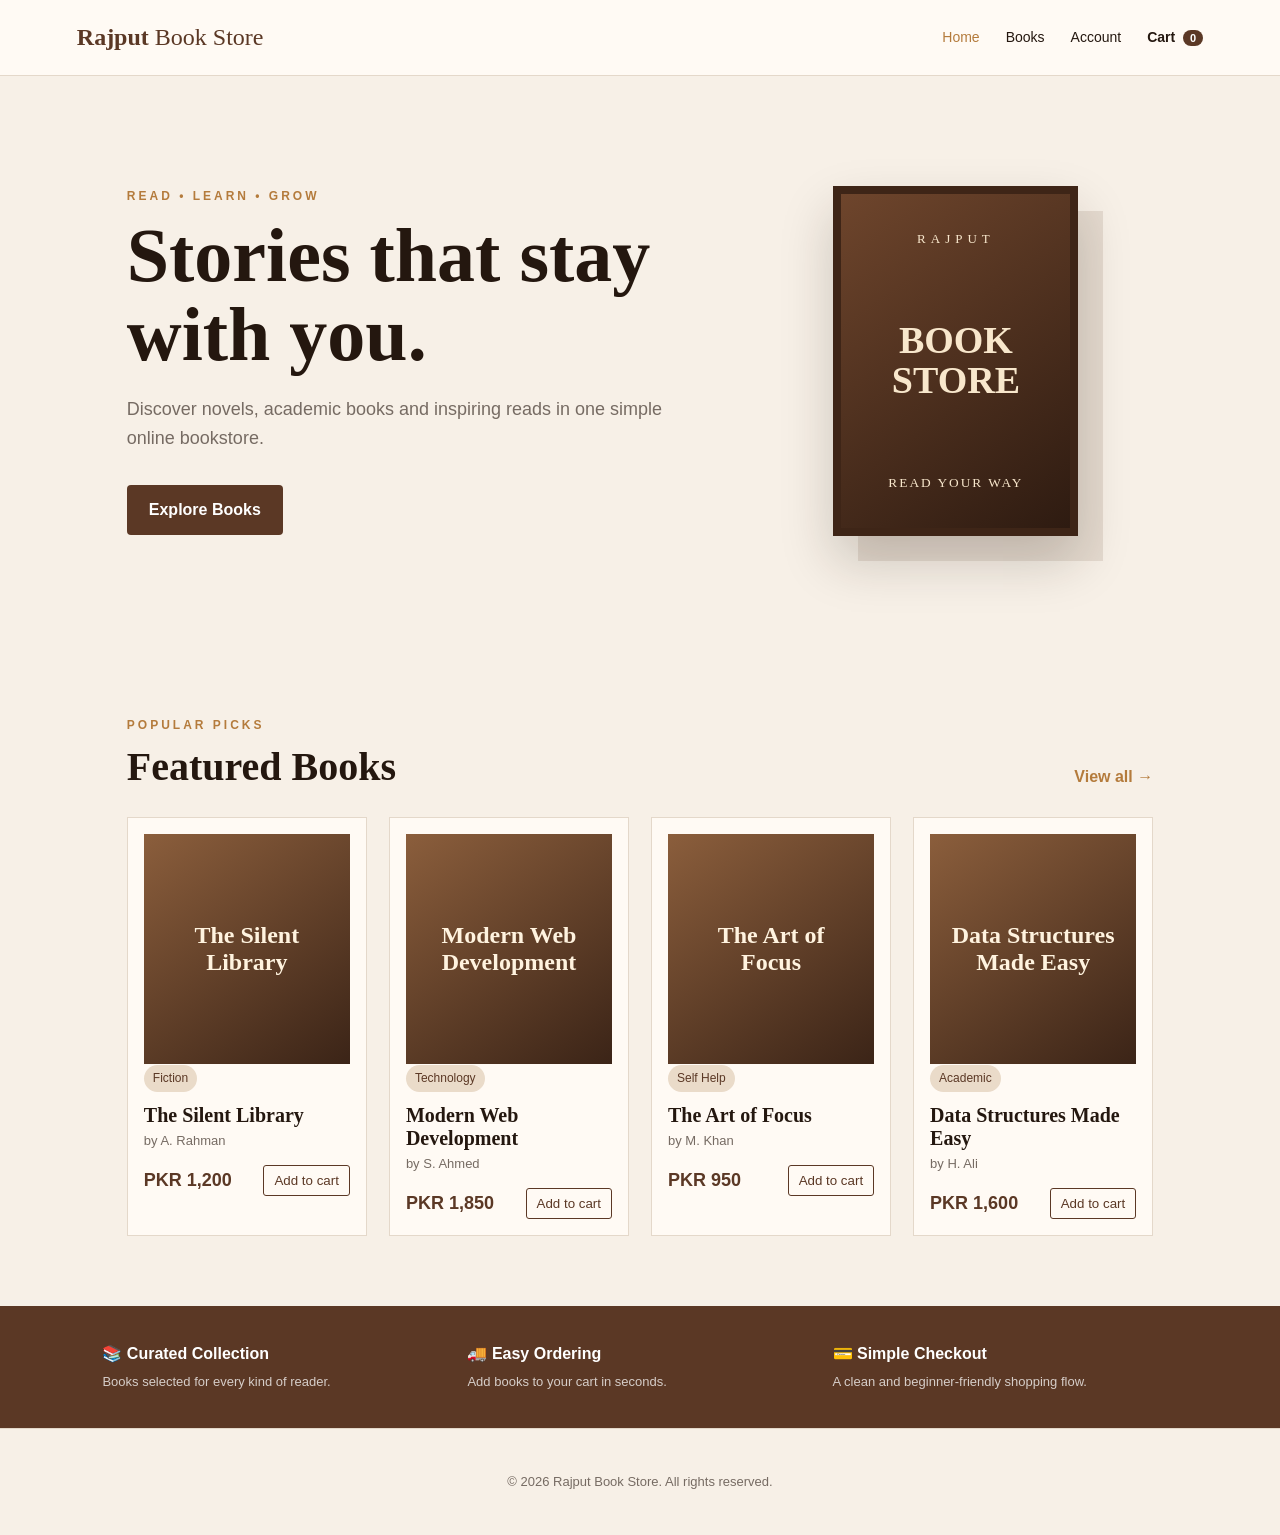
<file: index.html>
<!DOCTYPE html>
<html lang="en">
<head>
  <meta charset="UTF-8">
  <meta name="viewport" content="width=device-width, initial-scale=1.0">
  <title>Rajput Book Store | Home</title>
  <link rel="stylesheet" href="css/style.css">
</head>
<body>
<header class="site-header">
  <a class="logo" href="index.html">Rajput <span>Book Store</span></a>
  <nav>
    <a class="active" href="index.html">Home</a>
    <a href="products.html">Books</a>
    <a href="account.html">Account</a>
    <a class="cart-link" href="cart.html">Cart <span id="cart-count">0</span></a>
  </nav>
</header>

<main>
  <section class="hero">
    <div class="hero-text">
      <p class="eyebrow">READ • LEARN • GROW</p>
      <h1>Stories that stay with you.</h1>
      <p>Discover novels, academic books and inspiring reads in one simple online bookstore.</p>
      <a class="btn" href="products.html">Explore Books</a>
    </div>
    <div class="hero-book">
      <div class="book-cover"><span>RAJPUT</span><strong>BOOK<br>STORE</strong><small>READ YOUR WAY</small></div>
    </div>
  </section>

  <section class="section">
    <div class="section-heading">
      <div><p class="eyebrow">POPULAR PICKS</p><h2>Featured Books</h2></div>
      <a href="products.html">View all →</a>
    </div>
    <div class="book-grid" id="featured-books"></div>
  </section>

  <section class="feature-strip">
    <div><b>📚 Curated Collection</b><span>Books selected for every kind of reader.</span></div>
    <div><b>🚚 Easy Ordering</b><span>Add books to your cart in seconds.</span></div>
    <div><b>💳 Simple Checkout</b><span>A clean and beginner-friendly shopping flow.</span></div>
  </section>
</main>

<footer><p>© 2026 Rajput Book Store. All rights reserved.</p></footer>
<script src="js/app.js"></script>
<script src="js/home.js"></script>
</body>
</html>
</file>
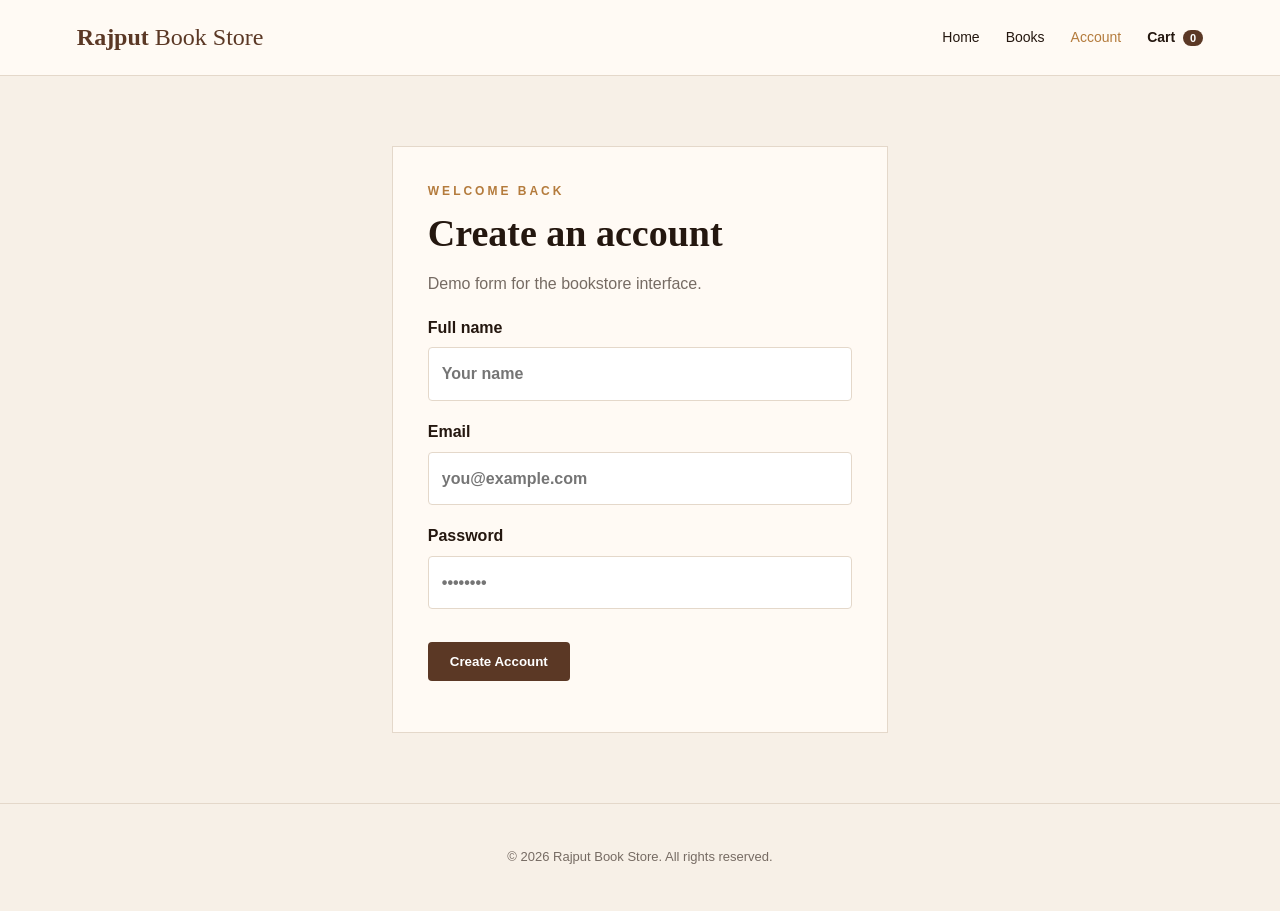
<file: account.html>
<!DOCTYPE html>
<html lang="en">
<head>
  <meta charset="UTF-8"><meta name="viewport" content="width=device-width, initial-scale=1.0">
  <title>Account | Rajput Book Store</title><link rel="stylesheet" href="css/style.css">
</head>
<body>
<header class="site-header">
  <a class="logo" href="index.html">Rajput <span>Book Store</span></a>
  <nav><a href="index.html">Home</a><a href="products.html">Books</a><a class="active" href="account.html">Account</a><a class="cart-link" href="cart.html">Cart <span id="cart-count">0</span></a></nav>
</header>
<main class="section narrow">
  <div class="form-card">
    <p class="eyebrow">WELCOME BACK</p><h1>Create an account</h1><p class="muted">Demo form for the bookstore interface.</p>
    <form id="account-form">
      <label>Full name<input required type="text" placeholder="Your name"></label>
      <label>Email<input required type="email" placeholder="you@example.com"></label>
      <label>Password<input required type="password" minlength="6" placeholder="••••••••"></label>
      <button class="btn" type="submit">Create Account</button>
    </form>
    <p id="form-message" class="success"></p>
  </div>
</main>
<footer><p>© 2026 Rajput Book Store. All rights reserved.</p></footer>
<script src="js/app.js"></script><script src="js/account.js"></script>
</body>
</html>
</file>
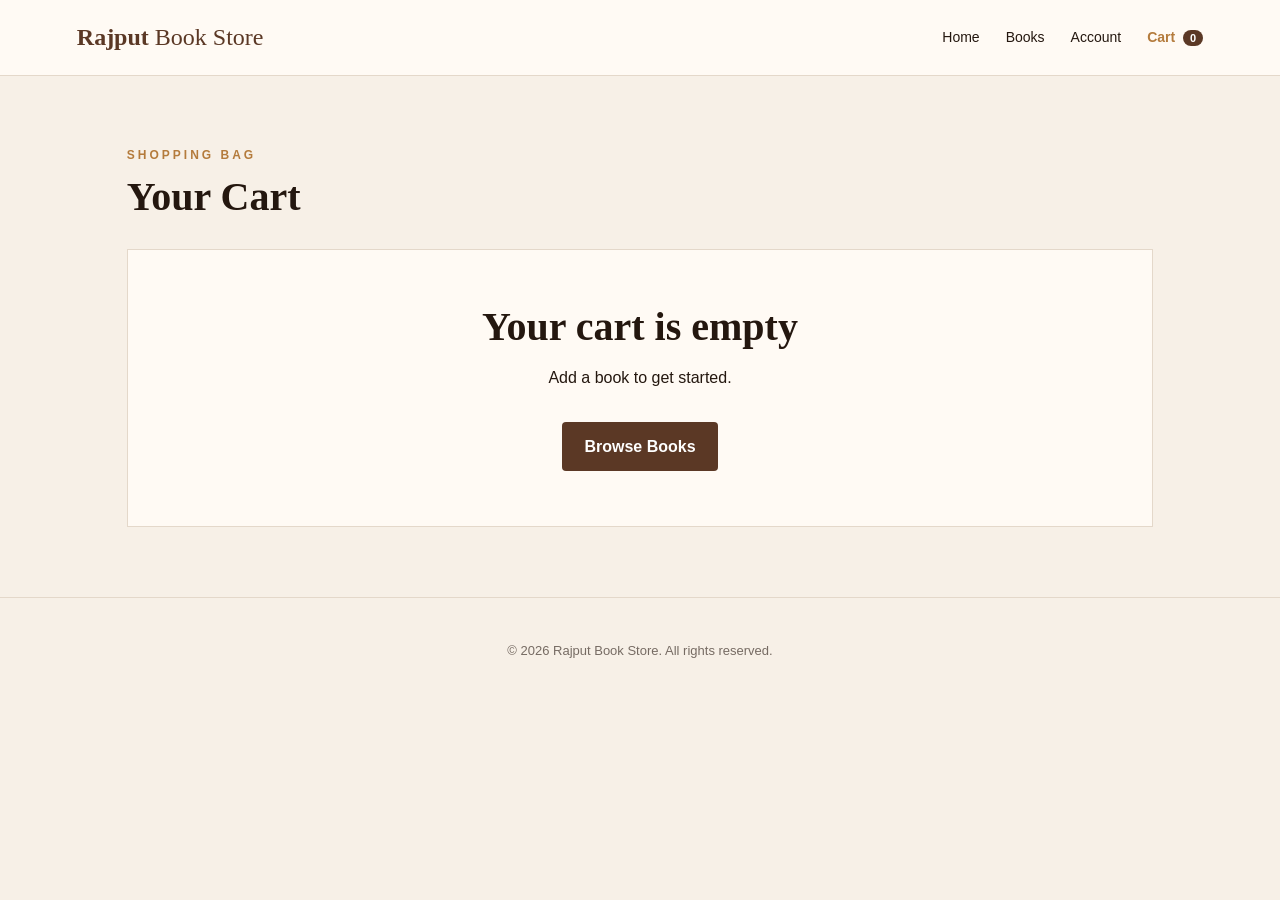
<file: cart.html>
<!DOCTYPE html>
<html lang="en">
<head>
  <meta charset="UTF-8"><meta name="viewport" content="width=device-width, initial-scale=1.0">
  <title>Your Cart | Rajput Book Store</title><link rel="stylesheet" href="css/style.css">
</head>
<body>
<header class="site-header">
  <a class="logo" href="index.html">Rajput <span>Book Store</span></a>
  <nav><a href="index.html">Home</a><a href="products.html">Books</a><a href="account.html">Account</a><a class="cart-link active" href="cart.html">Cart <span id="cart-count">0</span></a></nav>
</header>
<main class="section"><div class="page-title"><p class="eyebrow">SHOPPING BAG</p><h1>Your Cart</h1></div><div id="cart-content"></div></main>
<footer><p>© 2026 Rajput Book Store. All rights reserved.</p></footer>
<script src="js/app.js"></script><script src="js/cart.js"></script>
</body>
</html>
</file>
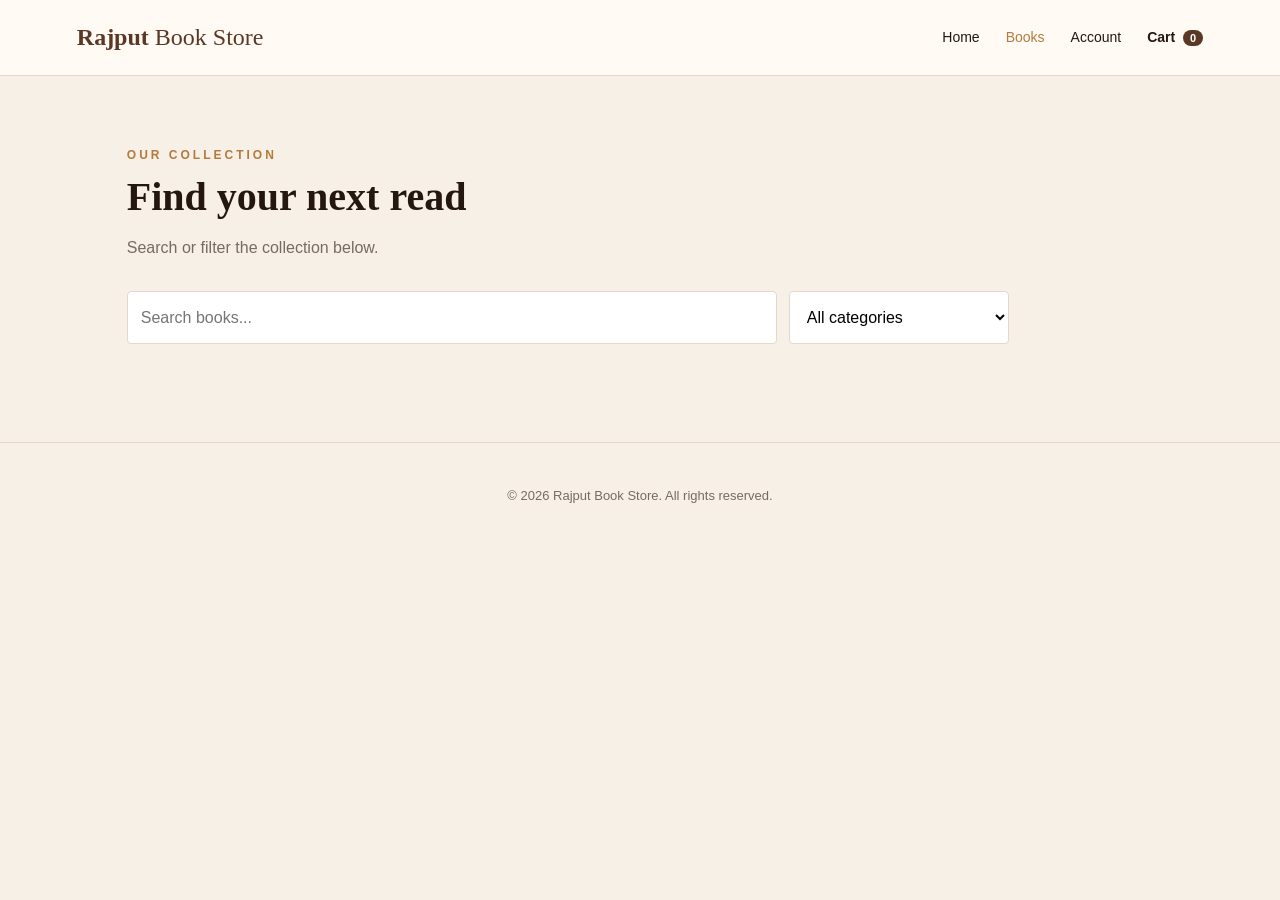
<file: products.html>
<!DOCTYPE html>
<html lang="en">
<head>
  <meta charset="UTF-8">
  <meta name="viewport" content="width=device-width, initial-scale=1.0">
  <title>Books | Rajput Book Store</title>
  <link rel="stylesheet" href="css/style.css">
</head>
<body>
<header class="site-header">
  <a class="logo" href="index.html">Rajput <span>Book Store</span></a>
  <nav>
    <a href="index.html">Home</a><a class="active" href="products.html">Books</a>
    <a href="account.html">Account</a><a class="cart-link" href="cart.html">Cart <span id="cart-count">0</span></a>
  </nav>
</header>
<main class="section">
  <div class="page-title"><p class="eyebrow">OUR COLLECTION</p><h1>Find your next read</h1><p>Search or filter the collection below.</p></div>
  <div class="toolbar">
    <input id="search" type="search" placeholder="Search books...">
    <select id="category"><option value="all">All categories</option><option value="Fiction">Fiction</option><option value="Academic">Academic</option><option value="Self Help">Self Help</option><option value="Technology">Technology</option></select>
  </div>
  <div class="book-grid" id="all-books"></div>
</main>
<footer><p>© 2026 Rajput Book Store. All rights reserved.</p></footer>
<script src="js/app.js"></script>
<script src="js/products.js"></script>
</body>
</html>
</file>
<file: css/style.css>
:root{--brown:#5b3825;--dark:#24170f;--cream:#f7f0e7;--paper:#fffaf4;--gold:#b47b3c;--line:#e4d8ca;--muted:#766b63}
*{box-sizing:border-box}html{scroll-behavior:smooth}body{margin:0;font-family:Arial,Helvetica,sans-serif;color:var(--dark);background:var(--cream);line-height:1.6}
a{text-decoration:none;color:inherit}.site-header{height:76px;background:var(--paper);border-bottom:1px solid var(--line);display:flex;align-items:center;justify-content:space-between;padding:0 6%;position:sticky;top:0;z-index:10}
.logo{font-family:Georgia,serif;font-size:24px;font-weight:700;color:var(--brown)}.logo span{font-weight:400}.site-header nav{display:flex;gap:26px;align-items:center;font-size:14px}.site-header nav a{padding:7px 0}.site-header nav a:hover,.site-header nav .active{color:var(--gold)}.cart-link{font-weight:700}.cart-link span{background:var(--brown);color:white;border-radius:20px;padding:2px 7px;font-size:11px;margin-left:4px}
.hero{max-width:1180px;margin:auto;min-height:570px;padding:70px 6%;display:grid;grid-template-columns:1.2fr .8fr;gap:40px;align-items:center}.eyebrow{letter-spacing:3px;font-size:12px;font-weight:700;color:var(--gold);margin:0 0 10px}.hero h1{font:700 clamp(45px,7vw,76px)/1.03 Georgia,serif;margin:0 0 22px;max-width:650px}.hero p:not(.eyebrow){max-width:570px;color:var(--muted);font-size:18px}.btn{display:inline-block;border:0;background:var(--brown);color:#fff;padding:12px 22px;border-radius:4px;font-weight:700;cursor:pointer;margin-top:15px}.btn:hover{background:#3f2618}
.hero-book{display:flex;justify-content:center}.book-cover{width:245px;height:350px;background:linear-gradient(145deg,#6e452c,#2e1b11);color:#f8e7cc;border:8px solid #3e2517;box-shadow:25px 25px 0 rgba(91,56,37,.12),0 25px 50px rgba(36,23,15,.2);padding:35px 25px;display:flex;flex-direction:column;justify-content:space-between;text-align:center;font-family:Georgia,serif}.book-cover span{font-size:13px;letter-spacing:5px}.book-cover strong{font-size:38px;line-height:1.05}.book-cover small{letter-spacing:2px}
.section{max-width:1180px;margin:auto;padding:70px 6%}.section-heading{display:flex;justify-content:space-between;align-items:end;margin-bottom:28px}.section h2,.page-title h1{font:700 40px/1.1 Georgia,serif;margin:0}.section-heading>a{color:var(--gold);font-weight:700}.book-grid{display:grid;grid-template-columns:repeat(4,1fr);gap:22px}.book-card{background:var(--paper);border:1px solid var(--line);padding:16px;transition:.2s}.book-card:hover{transform:translateY(-4px);box-shadow:0 12px 30px rgba(36,23,15,.08)}.book-art{height:230px;background:linear-gradient(145deg,#8b5e3c,#3b2417);display:flex;align-items:center;justify-content:center;color:#fff3df;text-align:center;padding:20px;font:700 24px Georgia,serif}.book-info h3{font:700 20px Georgia,serif;margin:12px 0 4px}.book-info p{margin:0;color:var(--muted);font-size:13px}.price{display:flex;justify-content:space-between;align-items:center;margin-top:13px;font-weight:700}.price strong{font-size:18px;color:var(--brown)}.mini-btn{border:1px solid var(--brown);background:transparent;color:var(--brown);padding:7px 10px;border-radius:3px;cursor:pointer}.mini-btn:hover{background:var(--brown);color:white}
.feature-strip{background:var(--brown);color:white;display:grid;grid-template-columns:repeat(3,1fr);gap:20px;padding:35px 8%}.feature-strip div{display:flex;flex-direction:column;gap:5px}.feature-strip span{font-size:13px;opacity:.75}.page-title{margin-bottom:30px}.page-title p:last-child{color:var(--muted)}.toolbar{display:flex;gap:12px;margin-bottom:28px}.toolbar input,.toolbar select,.form-card input{width:100%;padding:13px;border:1px solid var(--line);background:white;border-radius:4px;font:inherit}.toolbar input{max-width:650px}.toolbar select{max-width:220px}
.book-detail{display:grid;grid-template-columns:350px 1fr;gap:55px;align-items:start}.detail-art{height:480px;background:linear-gradient(145deg,#8b5e3c,#3b2417);display:flex;align-items:center;justify-content:center;color:#fff3df;font:700 35px Georgia,serif;text-align:center;padding:35px}.detail-copy h1{font:700 48px/1.1 Georgia,serif;margin:8px 0}.detail-copy .description{color:var(--muted);max-width:650px}.tag{display:inline-block;background:#eadbc9;color:var(--brown);padding:4px 9px;border-radius:20px;font-size:12px}.detail-price{font-size:28px;color:var(--brown);font-weight:700;margin:25px 0}.qty{width:70px;padding:11px;border:1px solid var(--line)}
.cart-layout{display:grid;grid-template-columns:1fr 330px;gap:25px}.cart-row,.summary{background:var(--paper);border:1px solid var(--line);padding:18px}.cart-row{display:grid;grid-template-columns:1fr auto auto;gap:20px;align-items:center;margin-bottom:10px}.cart-row h3{margin:0;font-family:Georgia,serif}.remove{border:0;background:none;color:#a33;cursor:pointer}.summary h2{font-family:Georgia,serif}.summary-line{display:flex;justify-content:space-between;margin:12px 0}.total{border-top:1px solid var(--line);padding-top:15px;font-size:20px;font-weight:700}.empty{text-align:center;background:var(--paper);padding:55px;border:1px solid var(--line)}
.narrow{max-width:650px}.form-card{background:var(--paper);padding:35px;border:1px solid var(--line)}.form-card h1{font:700 38px Georgia,serif;margin:0}.form-card label{display:block;font-weight:700;margin:18px 0}.form-card input{display:block;margin-top:7px}.muted{color:var(--muted)}.success{color:#287342;font-weight:700}
footer{padding:30px 6%;text-align:center;border-top:1px solid var(--line);color:var(--muted);font-size:13px}
@media(max-width:850px){.site-header{padding:0 4%;height:auto;min-height:70px;gap:12px;flex-wrap:wrap}.site-header nav{gap:13px;flex-wrap:wrap}.hero{grid-template-columns:1fr;text-align:center;padding-top:45px}.hero p:not(.eyebrow){margin-left:auto;margin-right:auto}.hero-book{order:-1}.book-grid{grid-template-columns:repeat(2,1fr)}.feature-strip{grid-template-columns:1fr}.book-detail,.cart-layout{grid-template-columns:1fr}.detail-art{height:350px}}
@media(max-width:500px){.logo{font-size:20px}.site-header nav{font-size:12px}.section{padding:45px 4%}.book-grid{grid-template-columns:1fr}.toolbar{flex-direction:column}.toolbar input,.toolbar select{max-width:none}.hero{padding-left:4%;padding-right:4%}.hero h1{font-size:45px}}
</file>
